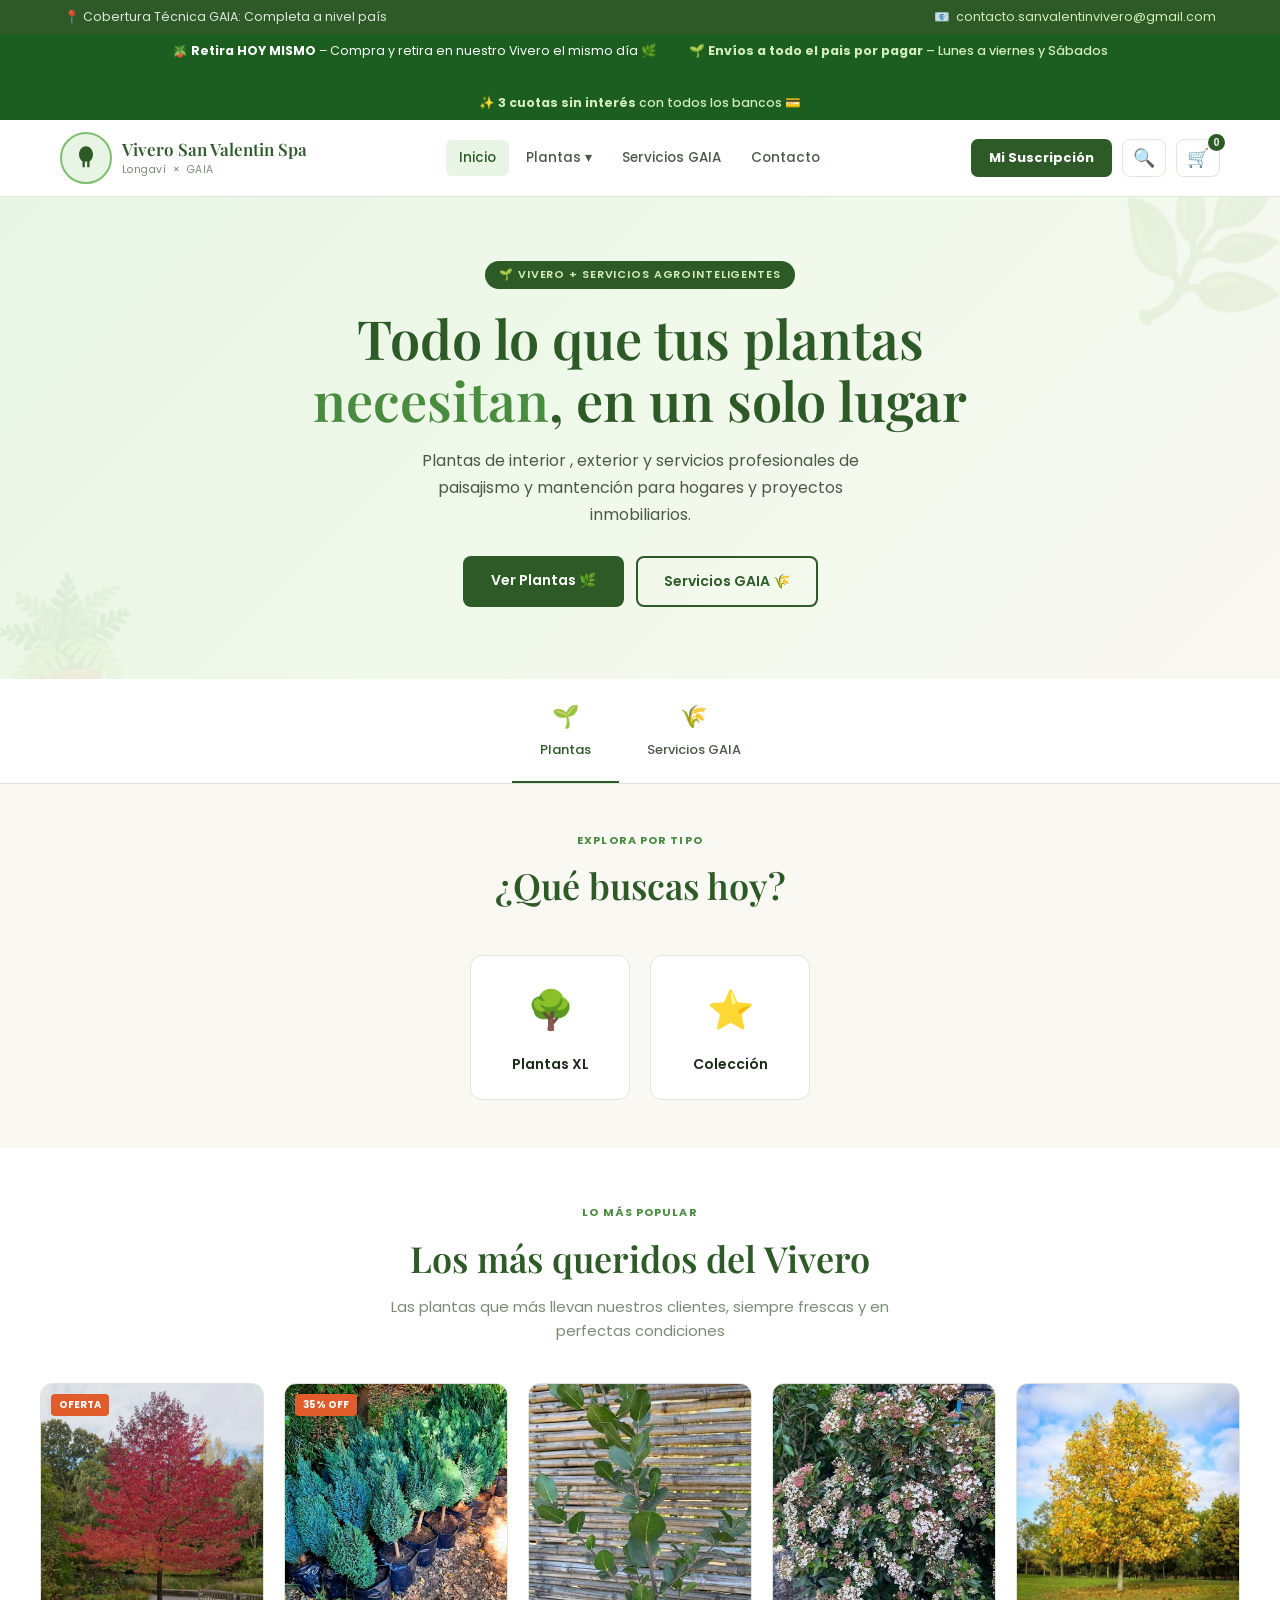
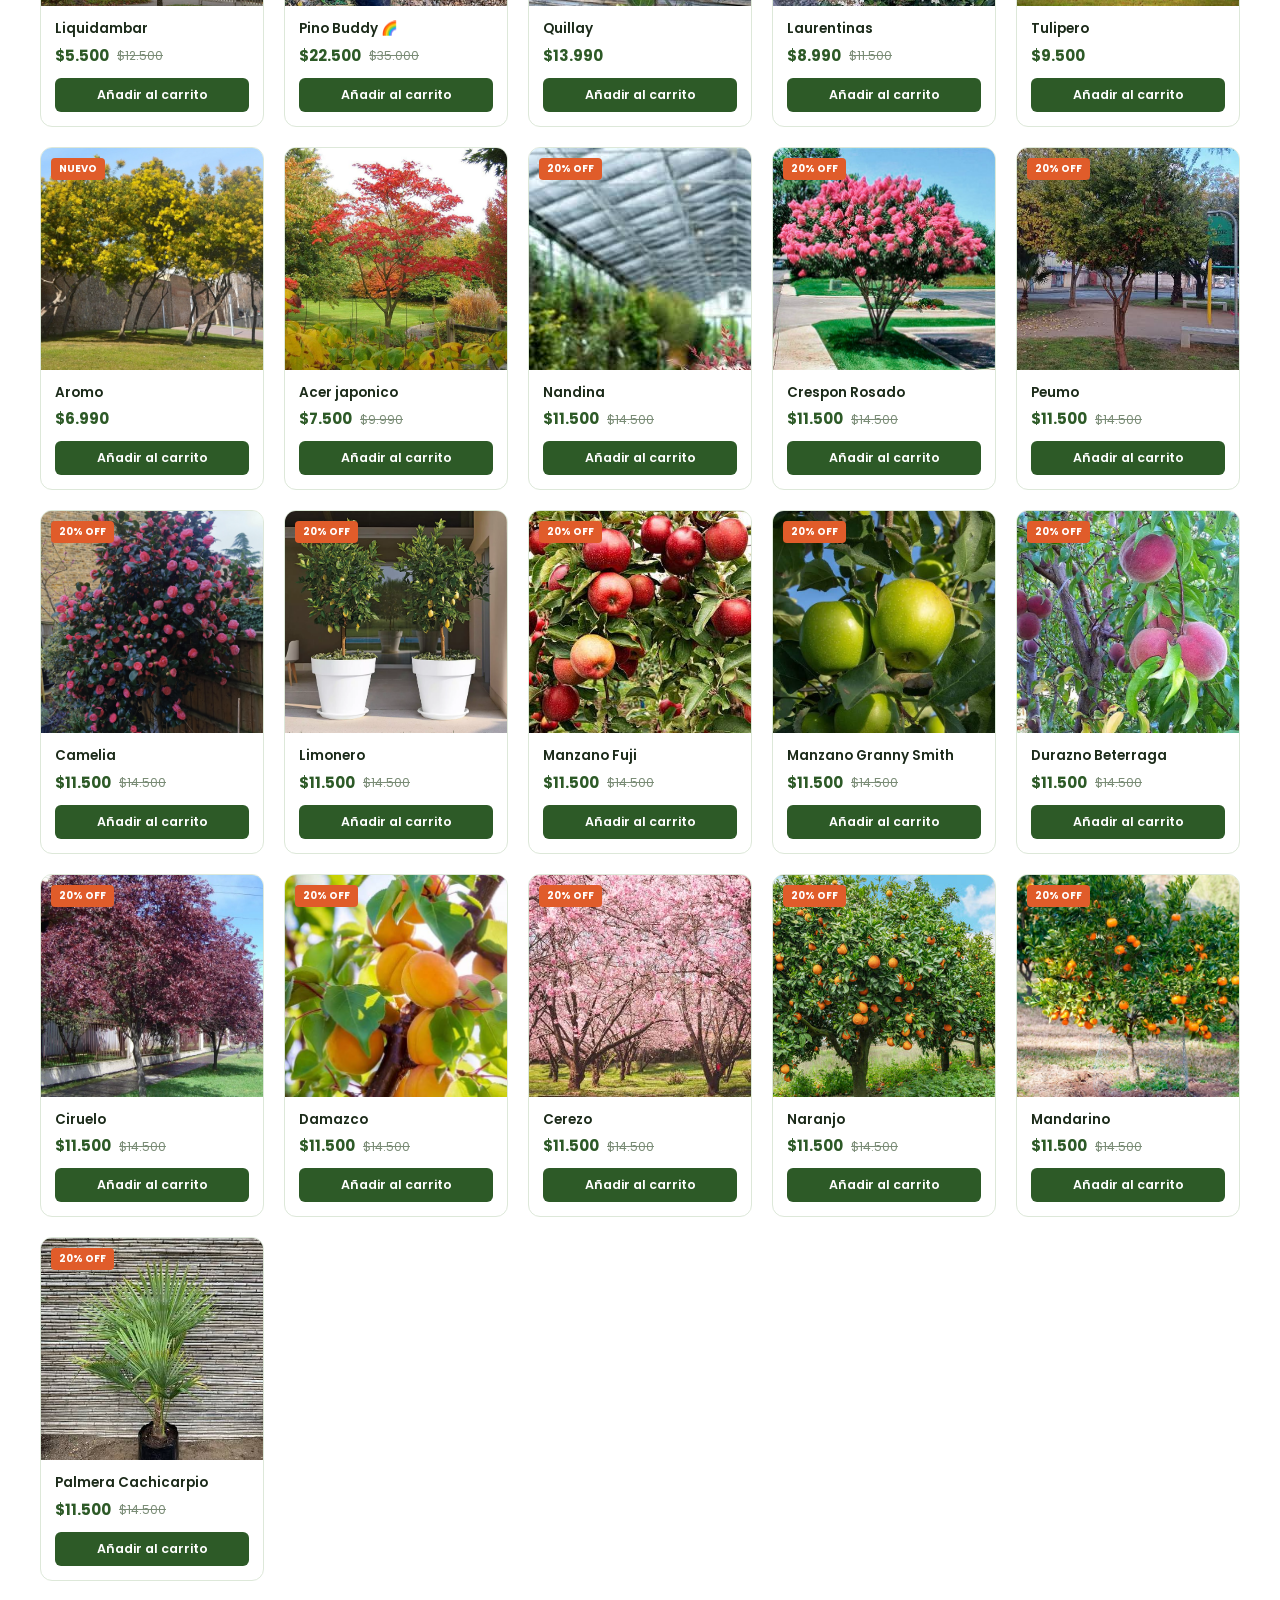
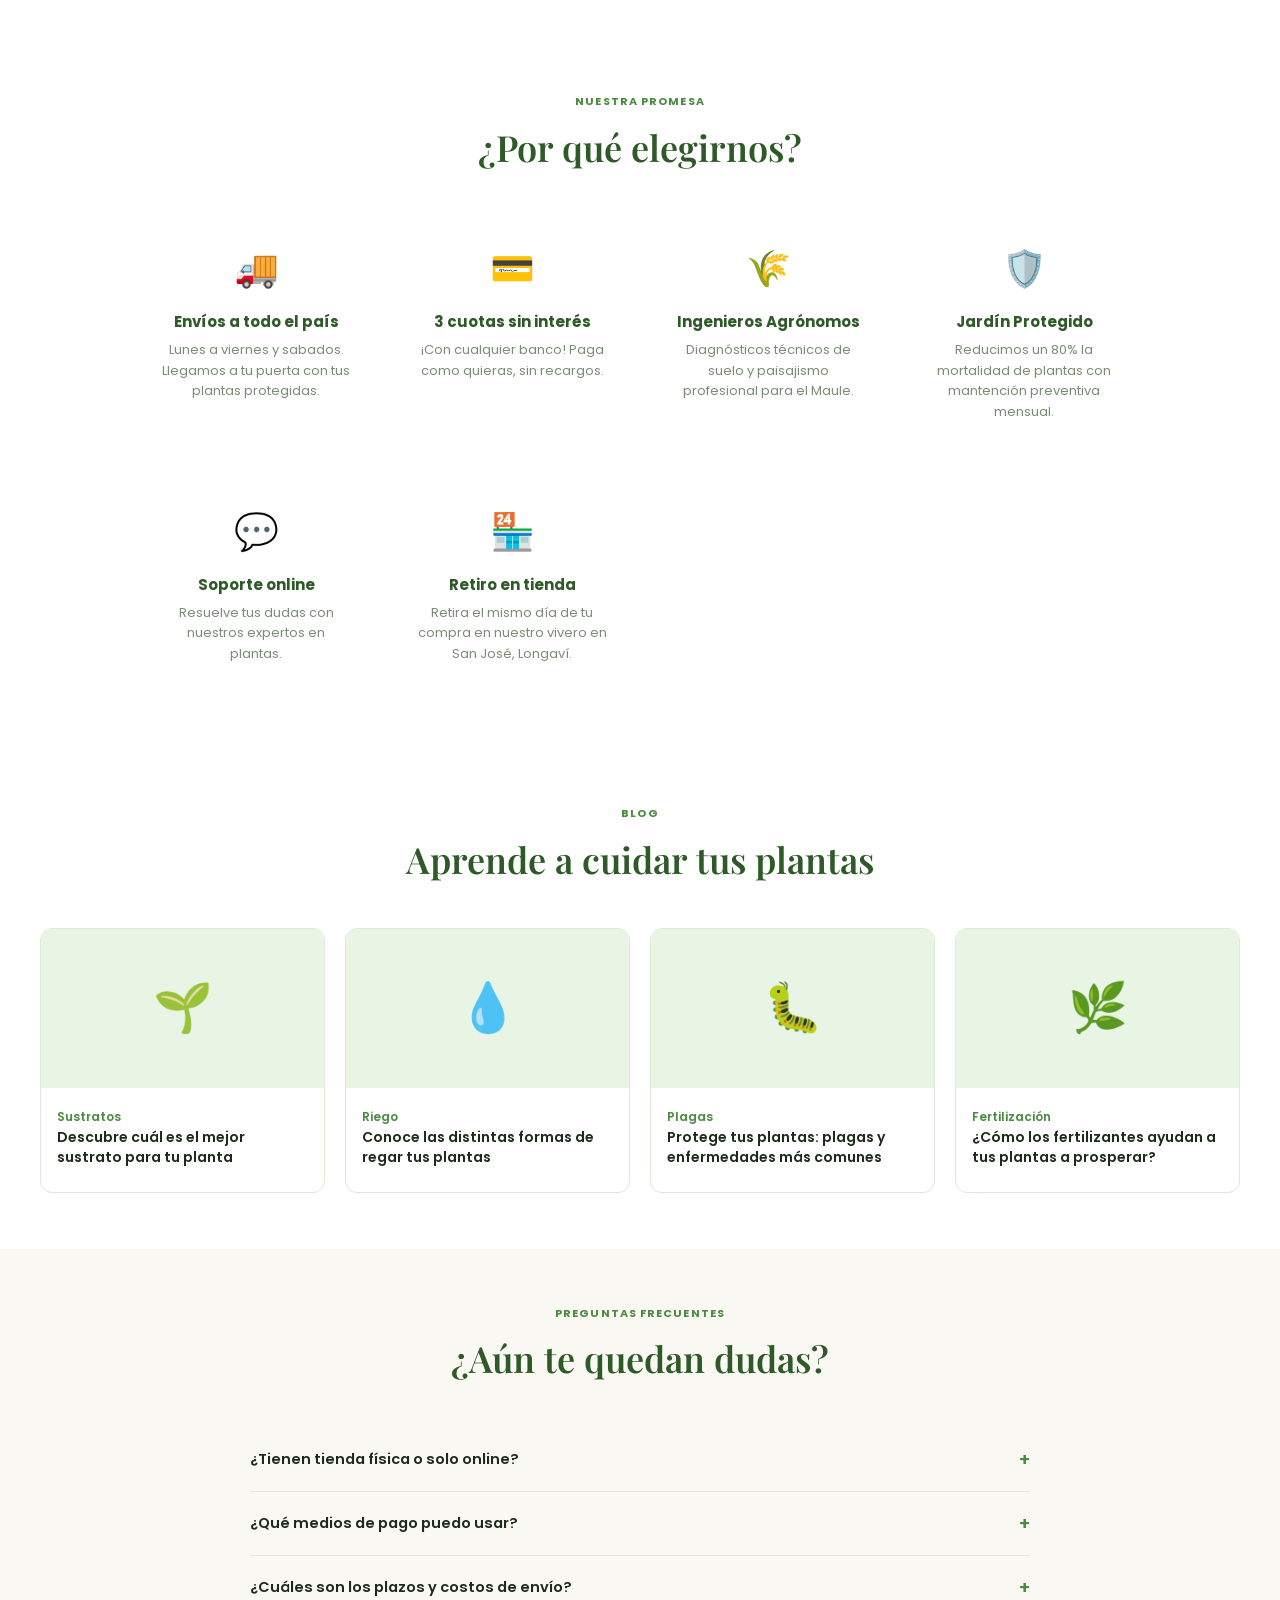
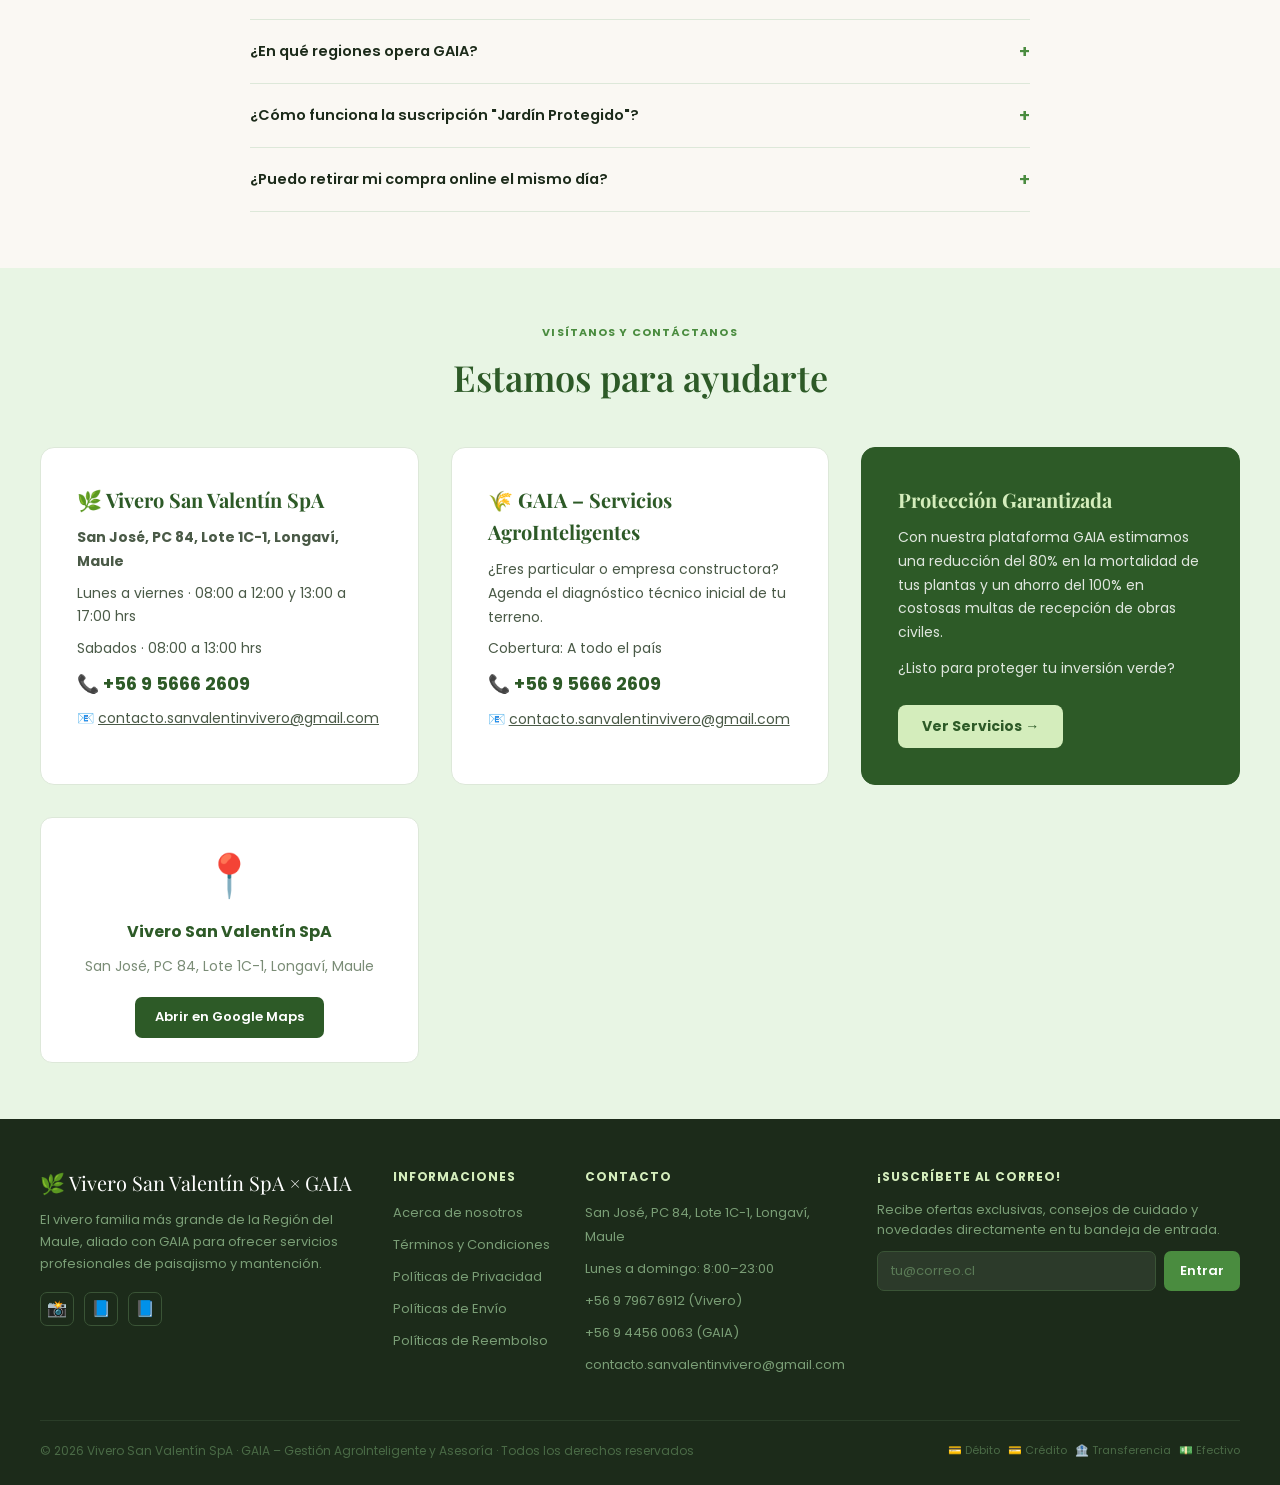
<file: index.html>
<!DOCTYPE html>
<html lang="es">
<head>
  <meta charset="UTF-8">
  <meta name="viewport" content="width=device-width, initial-scale=1.0">
  <title>Vivero San Valentin Spa × GAIA – Plantas & Servicios AgroInteligentes</title>
  <meta name="description" content="Vivero San Valentin Spa, el más grande de Longaví. Plantas y servicios profesionales GAIA para la Región del Maule.">
  <link href="https://fonts.googleapis.com/css2?family=Poppins:wght@300;400;500;600;700&family=Playfair+Display:wght@400;600&display=swap" rel="stylesheet">
  <link rel="stylesheet" href="styles.css">
</head>
<body>

<!-- TOPBAR GAIA -->
<div class="topbar">
  <div class="topbar-container">
    <span>📍 Cobertura Técnica GAIA: Completa a nivel país</span>
    <span>📧 <a href="mailto:contacto.sanvalentinvivero@gmail.com">contacto.sanvalentinvivero@gmail.com</a></span>
  </div>
</div>

<!-- ANNOUNCEMENT BAR VIVERO -->
<div class="announcement-bar">
  <span>🪴 <strong>Retira HOY MISMO</strong> – Compra y retira en nuestro Vivero el mismo día 🌿</span>
  <a href="#">🌱 <strong>Envíos a todo el pais por pagar</strong> – Lunes a viernes y Sábados</a>
  <a href="#">✨ <strong>3 cuotas sin interés</strong> con todos los bancos 💳</a>
</div>

<!-- HEADER -->
<header>
  <div class="header-inner">

    <a class="logo" href="#">
      <div class="logo-icon">
        <svg viewBox="0 0 24 24" xmlns="http://www.w3.org/2000/svg">
          <path d="M12 2C9 2 6 5 6 9c0 2.5 1.2 4.7 3 6.1V20h2v-4.9c.3.06.66.1 1 .1s.7-.04 1-.1V20h2v-4.9c1.8-1.4 3-3.6 3-6.1 0-4-3-7-6-7z"/>
        </svg>
      </div>
      <div class="logo-text">
        <span>Vivero San Valentin Spa</span>
        <small>Longaví &nbsp;×&nbsp; GAIA</small>
      </div>
    </a>

    <nav>
      <ul>
        <li><a href="#" class="active">Inicio</a></li>
        <li class="dropdown">
          <a href="#">Plantas ▾</a>
          <div class="dropdown-menu">
            <a href="#">Fácil Cuidado</a>
            <a href="#">De Colección</a>
            <a href="#">Plantas XL</a>
          </div>
        </li>
        <li><a href="gaia.html">Servicios GAIA</a></li>
        <li><a href="#contacto">Contacto</a></li>
      </ul>
    </nav>

    <div class="header-actions">
      <a href="gaia.html" class="btn-pedido">Mi Suscripción</a>
      <button class="btn-icon" onclick="toggleSearch()" title="Buscar">🔍</button>
      <button class="btn-icon cart-btn" onclick="showToast('Carrito vacío por ahora 🛒')" title="Carrito">
        🛒
        <span class="cart-count">0</span>
      </button>
    </div>

  </div>

  <div class="search-bar" id="searchBar">
    <div class="search-input-wrap">
      <input type="text" placeholder="¿Qué planta o servicio buscas hoy?">
      <button>Buscar</button>
    </div>
  </div>
</header>

<!-- HERO -->
<section class="hero">
  <div class="hero-inner">
    <span class="hero-badge">🌱 Vivero + Servicios AgroInteligentes</span>
    <h1>Todo lo que tus plantas<br><em>necesitan</em>, en un solo lugar</h1>
    <p>Plantas de interior , exterior y servicios profesionales de paisajismo y mantención para hogares y proyectos inmobiliarios.</p>
    <div class="hero-btns">
      <a href="#plantas" class="btn-primary">Ver Plantas 🌿</a>
      <a href="gaia.html" class="btn-outline">Servicios GAIA 🌾</a>
    </div>
  </div>
</section>

<!-- QUICK LINKS -->
<div class="quick-links">
  <div class="quick-links-inner">
    <a href="#plantas" class="quick-link active"><span class="icon">🌱</span>Plantas</a>
    <a href="gaia.html" class="quick-link"><span class="icon">🌾</span>Servicios GAIA</a>
  </div>
</div>

<!-- CATEGORÍAS -->
<section class="categories" id="categorias">
  <div class="section-inner">
    <div class="section-header">
      <span class="eyebrow">Explora por tipo</span>
      <h2>¿Qué buscas hoy?</h2>
    </div>
    <div class="cat-grid">
      <a href="#" class="cat-card"><span class="icon">🌳</span>Plantas XL</a>
      <a href="#" class="cat-card"><span class="icon">⭐</span>Colección</a>
    </div>
  </div>
</section>

<!-- LOS MÁS QUERIDOS -->
<section class="section-plantas" id="plantas">
  <div class="section-inner">
    <div class="section-header">
      <span class="eyebrow">Lo más popular</span>
      <h2>Los más queridos del Vivero</h2>
      <p>Las plantas que más llevan nuestros clientes, siempre frescas y en perfectas condiciones</p>
    </div>

    <!-- ✅ UN SOLO GRID para todos los productos -->
    <div class="product-grid">

      <!-- Producto 1: Liquidambar -->
      <div class="product-card" onclick="addToCart('Liquidambar')">
        <div class="product-img" style="background-image: url('assets/liquidambar.jpg');"><div class="badge-discount">OFERTA</div></div>
        <div class="product-info">
          <div class="product-name">Liquidambar</div>
          <div class="product-price"><span class="price-current">$5.500</span><span class="price-old">$12.500</span></div>
          <button class="btn-add">Añadir al carrito</button>
        </div>
      </div>

      <!-- Producto 2: Pino Buddy -->
      <div class="product-card" onclick="addToCart('Pino Buddy')">
        <div class="product-img" style="background-image: url('assets/pino_buddy.jpg');"><div class="badge-discount">35% OFF</div></div>
        <div class="product-info">
          <div class="product-name">Pino Buddy 🌈</div>
          <div class="product-price"><span class="price-current">$22.500</span><span class="price-old">$35.000</span></div>
          <button class="btn-add">Añadir al carrito</button>
        </div>
      </div>

      <!-- Producto 3: Quillay (✅ ANIDACIÓN CORREGIDA) -->
      <div class="product-card" onclick="addToCart('Quillay')">
        <div class="product-img" style="background-image: url('assets/quillay.jpg');"></div>
        <div class="product-info">
          <div class="product-name">Quillay</div>
          <div class="product-price"><span class="price-current">$13.990</span></div>
          <button class="btn-add">Añadir al carrito</button>
        </div>
      </div>

      <!-- Producto 4: Laurentinas -->
      <div class="product-card" onclick="addToCart('Laurentinas')">
        <div class="product-img" style="background-image: url('assets/laurentina.jpg');"></div>
        <div class="product-info">
          <div class="product-name">Laurentinas</div>
          <div class="product-price"><span class="price-current">$8.990</span><span class="price-old">$11.500</span></div>
          <button class="btn-add">Añadir al carrito</button>
        </div>
      </div>

      <!-- Producto 5: Tulipero -->
      <div class="product-card" onclick="addToCart('Tulipero')">
        <div class="product-img" style="background-image: url('assets/tulipero.jpg');"></div>
        <div class="product-info">
          <div class="product-name">Tulipero</div>
          <div class="product-price"><span class="price-current">$9.500</span></div>
          <button class="btn-add">Añadir al carrito</button>
        </div>
      </div>

      <!-- Producto 6: Aromo -->
      <div class="product-card" onclick="addToCart('Aromo')">
        <div class="product-img" style="background-image: url('assets/aromo.jpg');"><div class="badge-discount">NUEVO</div></div>
        <div class="product-info">
          <div class="product-name">Aromo</div>
          <div class="product-price"><span class="price-current">$6.990</span></div>
          <button class="btn-add">Añadir al carrito</button>
        </div>
      </div>

      <!-- Producto 7: Acer japonico -->
      <div class="product-card" onclick="addToCart('Acer japonico')">
        <div class="product-img" style="background-image: url('assets/acer_japonico.jpg');"></div>
        <div class="product-info">
          <div class="product-name">Acer japonico</div>
          <div class="product-price"><span class="price-current">$7.500</span><span class="price-old">$9.990</span></div>
          <button class="btn-add">Añadir al carrito</button>
        </div>
      </div>

      <!-- Producto 8: Nandina -->
      <div class="product-card" onclick="addToCart('Nandina')">
        <div class="product-img rose-bg" style="background-image: url('assets/nandina.jpg');"><div class="badge-discount">20% OFF</div></div>
        <div class="product-info">
          <div class="product-name">Nandina</div>
          <div class="product-price"><span class="price-current">$11.500</span><span class="price-old">$14.500</span></div>
          <button class="btn-add">Añadir al carrito</button>
        </div>
      </div>

      <!-- Producto 9: Crespon Rosado -->
      <div class="product-card" onclick="addToCart('Crespon Rosado')">
        <div class="product-img" style="background-image: url('assets/crespon_rosado.jpg');"><div class="badge-discount">20% OFF</div></div>
        <div class="product-info">
          <div class="product-name">Crespon Rosado</div>
          <div class="product-price"><span class="price-current">$11.500</span><span class="price-old">$14.500</span></div>
          <button class="btn-add">Añadir al carrito</button>
        </div>
      </div>

      <!-- Producto 10: Peumo -->
      <div class="product-card" onclick="addToCart('Peumo')">
        <div class="product-img" style="background-image: url('assets/peumo.jpg');"><div class="badge-discount">20% OFF</div></div>
        <div class="product-info">
          <div class="product-name">Peumo</div>
          <div class="product-price"><span class="price-current">$11.500</span><span class="price-old">$14.500</span></div>
          <button class="btn-add">Añadir al carrito</button>
        </div>
      </div>

      <!-- Producto 11: Camelia -->
      <div class="product-card" onclick="addToCart('Camelia')">
        <div class="product-img" style="background-image: url('assets/camelia.jpg');"><div class="badge-discount">20% OFF</div></div>
        <div class="product-info">
          <div class="product-name">Camelia</div>
          <div class="product-price"><span class="price-current">$11.500</span><span class="price-old">$14.500</span></div>
          <button class="btn-add">Añadir al carrito</button>
        </div>
      </div>

      <!-- Producto 12: Limonero -->
      <div class="product-card" onclick="addToCart('Limonero')">
        <div class="product-img" style="background-image: url('assets/limonero.jpg');"><div class="badge-discount">20% OFF</div></div>
        <div class="product-info">
          <div class="product-name">Limonero</div>
          <div class="product-price"><span class="price-current">$11.500</span><span class="price-old">$14.500</span></div>
          <button class="btn-add">Añadir al carrito</button>
        </div>
      </div>

      <!-- Producto 13: Manzano Fuji -->
      <div class="product-card" onclick="addToCart('Manzano Fuji')">
        <div class="product-img" style="background-image: url('assets/manzano_fuji.jpg');"><div class="badge-discount">20% OFF</div></div>
        <div class="product-info">
          <div class="product-name">Manzano Fuji</div>
          <div class="product-price"><span class="price-current">$11.500</span><span class="price-old">$14.500</span></div>
          <button class="btn-add">Añadir al carrito</button>
        </div>
      </div>

      <!-- Producto 14: Manzano Granny Smith -->
      <div class="product-card" onclick="addToCart('Manzano Granny Smith')">
        <div class="product-img" style="background-image: url('assets/manzano_granny_smith.jpg');"><div class="badge-discount">20% OFF</div></div>
        <div class="product-info">
          <div class="product-name">Manzano Granny Smith</div>
          <div class="product-price"><span class="price-current">$11.500</span><span class="price-old">$14.500</span></div>
          <button class="btn-add">Añadir al carrito</button>
        </div>
      </div>

      <!-- Producto 15: Durazno Beterraga -->
      <div class="product-card" onclick="addToCart('Durazno Beterraga')">
        <div class="product-img" style="background-image: url('assets/durazno_beterraga.jpg');"><div class="badge-discount">20% OFF</div></div>
        <div class="product-info">
          <div class="product-name">Durazno Beterraga</div>
          <div class="product-price"><span class="price-current">$11.500</span><span class="price-old">$14.500</span></div>
          <button class="btn-add">Añadir al carrito</button>
        </div>
      </div>

      <!-- Producto 16: Ciruelo -->
      <div class="product-card" onclick="addToCart('Ciruelo')">
        <div class="product-img" style="background-image: url('assets/ciruelo.jpg');"><div class="badge-discount">20% OFF</div></div>
        <div class="product-info">
          <div class="product-name">Ciruelo</div>
          <div class="product-price"><span class="price-current">$11.500</span><span class="price-old">$14.500</span></div>
          <button class="btn-add">Añadir al carrito</button>
        </div>
      </div>

      <!-- Producto 17: Damazco -->
      <div class="product-card" onclick="addToCart('Damazco')">
        <div class="product-img" style="background-image: url('assets/damazco.jpg');"><div class="badge-discount">20% OFF</div></div>
        <div class="product-info">
          <div class="product-name">Damazco</div>
          <div class="product-price"><span class="price-current">$11.500</span><span class="price-old">$14.500</span></div>
          <button class="btn-add">Añadir al carrito</button>
        </div>
      </div>

      <!-- Producto 18: Cerezo -->
      <div class="product-card" onclick="addToCart('Cerezo')">
        <div class="product-img" style="background-image: url('assets/cerezo.jpg');"><div class="badge-discount">20% OFF</div></div>
        <div class="product-info">
          <div class="product-name">Cerezo</div>
          <div class="product-price"><span class="price-current">$11.500</span><span class="price-old">$14.500</span></div>
          <button class="btn-add">Añadir al carrito</button>
        </div>
      </div>

      <!-- Producto 19: Naranjo -->
      <div class="product-card" onclick="addToCart('Naranjo')">
        <div class="product-img" style="background-image: url('assets/naranjo.jpg');"><div class="badge-discount">20% OFF</div></div>
        <div class="product-info">
          <div class="product-name">Naranjo</div>
          <div class="product-price"><span class="price-current">$11.500</span><span class="price-old">$14.500</span></div>
          <button class="btn-add">Añadir al carrito</button>
        </div>
      </div>

      <!-- Producto 20: Mandarino -->
      <div class="product-card" onclick="addToCart('Mandarino')">
        <div class="product-img" style="background-image: url('assets/mandarino.jpg');"><div class="badge-discount">20% OFF</div></div>
        <div class="product-info">
          <div class="product-name">Mandarino</div>
          <div class="product-price"><span class="price-current">$11.500</span><span class="price-old">$14.500</span></div>
          <button class="btn-add">Añadir al carrito</button>
        </div>
      </div>

      <!-- Producto 21: Palmera Cachicarpio -->
      <div class="product-card" onclick="addToCart('Palmera Cachicarpio')">
        <div class="product-img" style="background-image: url('assets/palmera.jpg');"><div class="badge-discount">20% OFF</div></div>
        <div class="product-info">
          <div class="product-name">Palmera Cachicarpio</div>
          <div class="product-price"><span class="price-current">$11.500</span><span class="price-old">$14.500</span></div>
          <button class="btn-add">Añadir al carrito</button>
        </div>
      </div>

    </div> <!-- ✅ Cierre Único del product-grid -->
  </div>
</section>

<!-- POR QUÉ NOSOTROS -->
<section class="why-section">
  <div class="section-header" style="margin-bottom:36px">
    <span class="eyebrow">Nuestra promesa</span>
    <h2>¿Por qué elegirnos?</h2>
  </div>
  <div class="why-grid">
    <div class="why-card">
      <span class="why-icon">🚚</span>
      <h3>Envíos a todo el país</h3>
      <p>Lunes a viernes y sabados. Llegamos a tu puerta con tus plantas protegidas.</p>
    </div>
    <div class="why-card">
      <span class="why-icon">💳</span>
      <h3>3 cuotas sin interés</h3>
      <p>¡Con cualquier banco! Paga como quieras, sin recargos.</p>
    </div>
    <div class="why-card">
      <span class="why-icon">🌾</span>
      <h3>Ingenieros Agrónomos</h3>
      <p>Diagnósticos técnicos de suelo y paisajismo profesional para el Maule.</p>
    </div>
    <div class="why-card">
      <span class="why-icon">🛡️</span>
      <h3>Jardín Protegido</h3>
      <p>Reducimos un 80% la mortalidad de plantas con mantención preventiva mensual.</p>
    </div>
    <div class="why-card">
      <span class="why-icon">💬</span>
      <h3>Soporte online</h3>
      <p>Resuelve tus dudas con nuestros expertos en plantas.</p>
    </div>
    <div class="why-card">
      <span class="why-icon">🏪</span>
      <h3>Retiro en tienda</h3>
      <p>Retira el mismo día de tu compra en nuestro vivero en San José, Longaví.</p>
    </div>
  </div>
</section>

<!-- BLOG -->
<section class="blog-section">
  <div class="section-inner">
    <div class="section-header">
      <span class="eyebrow">Blog</span>
      <h2>Aprende a cuidar tus plantas</h2>
    </div>
    <div class="blog-grid">
      <a href="#" class="blog-card">
        <div class="blog-img">🌱</div>
        <div class="blog-body"><span>Sustratos</span><h3>Descubre cuál es el mejor sustrato para tu planta</h3></div>
      </a>
      <a href="#" class="blog-card">
        <div class="blog-img">💧</div>
        <div class="blog-body"><span>Riego</span><h3>Conoce las distintas formas de regar tus plantas</h3></div>
      </a>
      <a href="#" class="blog-card">
        <div class="blog-img">🐛</div>
        <div class="blog-body"><span>Plagas</span><h3>Protege tus plantas: plagas y enfermedades más comunes</h3></div>
      </a>
      <a href="#" class="blog-card">
        <div class="blog-img">🌿</div>
        <div class="blog-body"><span>Fertilización</span><h3>¿Cómo los fertilizantes ayudan a tus plantas a prosperar?</h3></div>
      </a>
    </div>
  </div>
</section>

<!-- FAQ -->
<section class="faq-section">
  <div class="faq-inner">
    <div class="section-header">
      <span class="eyebrow">Preguntas frecuentes</span>
      <h2>¿Aún te quedan dudas?</h2>
    </div>

    <div class="faq-item">
      <button class="faq-q" onclick="toggleFaq(this)">¿Tienen tienda física o solo online? <span class="arrow">+</span></button>
      <div class="faq-a">¡Tenemos ambas! Puedes visitar nuestra tienda en Avenida Los Pajaritos 4499, Maipú, a pasos de la estación Metro Monte Tabor. Atención martes a domingo de 11:00 a 20:00 horas.</div>
    </div>
    <div class="faq-item">
      <button class="faq-q" onclick="toggleFaq(this)">¿Qué medios de pago puedo usar? <span class="arrow">+</span></button>
      <div class="faq-a">Aceptamos efectivo, débito, crédito y transferencias. Ofrecemos 3 cuotas sin interés con cualquier banco.</div>
    </div>
    <div class="faq-item">
      <button class="faq-q" onclick="toggleFaq(this)">¿Cuáles son los plazos y costos de envío? <span class="arrow">+</span></button>
      <div class="faq-a">
        Despacho a todo el pais los días <strong>lunes a viernes</strong> y sábado.<br><br>
        📍 <strong>Tarifa a acordar dependiendo de la distancia</strong>: A todo el país.<br><br>
      </div>
    </div>
    <div class="faq-item">
      <button class="faq-q" onclick="toggleFaq(this)">¿En qué regiones opera GAIA? <span class="arrow">+</span></button>
      <div class="faq-a">GAIA tiene cobertura técnica en todo el pais, para consultas sobre los planes, contáctanos en contacto.sanvalentinvivero@gmail.com</div>
    </div>
    <div class="faq-item">
      <button class="faq-q" onclick="toggleFaq(this)">¿Cómo funciona la suscripción "Jardín Protegido"? <span class="arrow">+</span></button>
      <div class="faq-a">Es un servicio mensual recurrente. Un equipo técnico de GAIA realiza visitas programadas para poda, control fitosanitario y monitoreo de riego. Contáctanos al +56 9 5666 2609 para agendar el diagnóstico initial gratuito.</div>
    </div>
    <div class="faq-item">
      <button class="faq-q" onclick="toggleFaq(this)">¿Puedo retirar mi compra online el mismo día? <span class="arrow">+</span></button>
      <div class="faq-a">¡Sí! Si compras antes del horario de cierre, puedes pasar a retirar tu pedido directamente en nuestro vivero en Maipú sin costo adicional.</div>
    </div>

  </div>
</section>

<!-- CONTACTO COMBINADO -->
<section class="contact-section" id="contacto">
  <div class="section-inner">
    <div class="section-header">
      <span class="eyebrow">Visítanos y contáctanos</span>
      <h2>Estamos para ayudarte</h2>
    </div>
    <div class="contact-grid">

      <div class="contact-box">
        <h3>🌿 Vivero San Valentín SpA</h3>
        <p><strong>San José, PC 84, Lote 1C-1, Longaví, Maule </strong><br></p>
        <p>Lunes a viernes · 08:00 a 12:00 y 13:00 a 17:00 hrs</p>
        <p>Sabados · 08:00 a 13:00 hrs</p>
        <p class="phone">📞 +56 9 5666 2609</p>
        <p style="margin-top:8px">📧 <a href="mailto:contacto.sanvalentinvivero@gmail.com" style="color:inherit">contacto.sanvalentinvivero@gmail.com</a></p>
      </div>

      <div class="contact-box">
        <h3>🌾 GAIA – Servicios AgroInteligentes</h3>
        <p>¿Eres particular o empresa constructora? Agenda el diagnóstico técnico inicial de tu terreno.</p>
        <p>Cobertura: A todo el país</p>
        <p class="phone">📞 +56 9 5666 2609</p>
        <p style="margin-top:8px">📧 <a href="mailto:contacto.sanvalentinvivero@gmail.com" style="color:inherit">contacto.sanvalentinvivero@gmail.com</a></p>
      </div>

      <div class="contact-box dark">
        <h3>Protección Garantizada</h3>
        <p>Con nuestra plataforma GAIA estimamos una reducción del 80% en la mortalidad de tus plantas y un ahorro del 100% en costosas multas de recepción de obras civiles.</p>
        <p style="margin-top:12px">¿Listo para proteger tu inversión verde?</p>
        <a href="servicios-gaia.html" class="btn-light" style="margin-top:16px">Ver Servicios →</a>
      </div>

      <div class="map-placeholder">
        <span class="pin">📍</span>
        <strong>Vivero San Valentín SpA</strong>
        <span>San José, PC 84, Lote 1C-1, Longaví, Maule</span>
        <a href="https://maps.app.goo.gl/bNr6vExh4vFdEDfDA" target="_blank" class="map-link">Abrir en Google Maps</a>
      </div>


        <p><strong></strong><br></p>

    </div>
  </div>
</section>

<!-- FOOTER -->
<footer>
  <div class="footer-inner">
    <div class="footer-grid">

      <div class="footer-brand">
        <div class="brand-name">🌿 Vivero San Valentín SpA × GAIA</div>
        <p>El vivero familia más grande de la Región del Maule, aliado con GAIA para ofrecer servicios profesionales de paisajismo y mantención.</p>
        <div class="footer-social">
          <a href="https://www.instagram.com/sanvalentin_vivero/" title="Instagram">📸</a>
          <a href="https://www.facebook.com/profile.php?id=61579057474777" title="Perfil de Facebook">📘</a>
          <a href="https://www.facebook.com/profile.php?id=61579057474777" title="Página de Facebook">📘</a>
        </div>
      </div>

      <div class="footer-col">
        <h4>Informaciones</h4>
        <ul>
          <li><a href="#">Acerca de nosotros</a></li>
          <li><a href="#">Términos y Condiciones</a></li>
          <li><a href="#">Políticas de Privacidad</a></li>
          <li><a href="#">Políticas de Envío</a></li>
          <li><a href="#">Políticas de Reembolso</a></li>
        </ul>
      </div>

      <div class="footer-col">
        <h4>Contacto</h4>
        <ul>
          <li><a href="https://maps.app.goo.gl/bNr6vExh4vFdEDfDA" target="_blank">San José, PC 84, Lote 1C-1, Longaví, Maule</a></li>
          <li><a href="#">Lunes a domingo: 8:00–23:00</a></li>
          <li><a href="tel:+56979676912">+56 9 7967 6912 (Vivero)</a></li>
          <li><a href="tel:+56956662609">+56 9 4456 0063  (GAIA)</a></li>
          <li><a href="mailto:contacto.sanvalentinvivero@gmail.com">contacto.sanvalentinvivero@gmail.com</a></li>
        </ul>
      </div>

      <div class="footer-col footer-newsletter">
        <h4>¡Suscríbete al correo!</h4>
        <p>Recibe ofertas exclusivas, consejos de cuidado y novedades directamente en tu bandeja de entrada.</p>
        <div class="newsletter-form">
          <input type="email" placeholder="tu@correo.cl">
          <button onclick="showToast('¡Suscrito exitosamente! 🌱')">Entrar</button>
        </div>
      </div>

    </div>
    <div class="footer-bottom">
      <p>© 2026 Vivero San Valentín SpA · GAIA – Gestión AgroInteligente y Asesoría · Todos los derechos reservados</p>
      <div class="pay-icons">
        <span>💳 Débito</span>
        <span>💳 Crédito</span>
        <span>🏦 Transferencia</span>
        <span>💵 Efectivo</span>
      </div>
    </div>
  </div>
</footer>

<!-- TOAST -->
<div class="toast" id="toast"></div>

<script>
  function toggleSearch() {
    const bar = document.getElementById('searchBar');
    bar.classList.toggle('open');
    if (bar.classList.contains('open')) bar.querySelector('input').focus();
  }

  function toggleFaq(btn) {
    const answer = btn.nextElementSibling;
    const isOpen = answer.classList.contains('show');
    document.querySelectorAll('.faq-a').forEach(a => a.classList.remove('show'));
    document.querySelectorAll('.faq-q').forEach(q => q.classList.remove('open'));
    if (!isOpen) { answer.classList.add('show'); btn.classList.add('open'); }
  }

  let cartCount = 0;
  function addToCart(name) {
    cartCount++;
    document.querySelector('.cart-count').textContent = cartCount;
    showToast('¡' + name + ' agregado al carrito! 🛒');
  }

  function showToast(msg) {
    const t = document.getElementById('toast');
    t.textContent = msg;
    t.classList.add('show');
    setTimeout(() => t.classList.remove('show'), 2800);
  }

  document.querySelectorAll('a[href^="#"]').forEach(a => {
    a.addEventListener('click', e => {
      const id = a.getAttribute('href');
      if (id === '#' || id.length <= 1) return;
      const el = document.querySelector(id);
      if (el) { e.preventDefault(); el.scrollIntoView({ behavior: 'smooth', block: 'start' }); }
    });
  });
</script>

</body>
</html>
</file>
<file: styles.css>
/* ============================================================
   VIVERO MIS TESOROS × GAIA — Hoja de estilos integrada
   ============================================================ */

/* VARIABLES */
:root {
  --green-dark:   #2d5a27;
  --green-mid:    #4a8c3f;
  --green-light:  #7dbf6e;
  --green-pale:   #e8f5e4;
  --cream:        #faf8f3;
  --rose:         #c97b8a;
  --rose-pale:    #fdf0f2;
  --text-dark:    #1c2b1a;
  --text-mid:     #4a5a47;
  --text-light:   #7a8c76;
  --border:       #dde8d9;
  --white:        #ffffff;
  --accent:       #e05c2a;
  --bg-light:     #f8f9fa;
}

/* RESET */
* { margin: 0; padding: 0; box-sizing: border-box; }

body {
  font-family: 'Poppins', sans-serif;
  color: var(--text-dark);
  background: var(--white);
  font-size: 15px;
  line-height: 1.6;
}

/* ============================================================
   TOPBAR (GAIA info)
   ============================================================ */
.topbar {
  background-color: var(--green-dark);
  color: rgba(255,255,255,0.85);
  font-size: 12.5px;
  padding: 7px 5%;
}

.topbar-container {
  display: flex;
  justify-content: space-between;
  max-width: 1200px;
  margin: 0 auto;
  flex-wrap: wrap;
  gap: 6px;
}

.topbar-container span { display: flex; align-items: center; gap: 6px; }
.topbar-container a   { color: #d4edbc; text-decoration: none; }
.topbar-container a:hover { text-decoration: underline; }

/* ============================================================
   ANNOUNCEMENT BAR (Vivero)
   ============================================================ */
.announcement-bar {
  background: #1b5e20;
  color: #fff;
  text-align: center;
  padding: 7px 16px;
  font-size: 12.5px;
  display: flex;
  justify-content: center;
  gap: 32px;
  flex-wrap: wrap;
}

.announcement-bar a { color: #d4edbc; text-decoration: none; font-weight: 500; }
.announcement-bar a:hover { text-decoration: underline; }

/* ============================================================
   HEADER / NAVBAR
   ============================================================ */
header {
  background: var(--white);
  border-bottom: 1.5px solid var(--border);
  position: sticky;
  top: 0;
  z-index: 100;
}

.header-inner {
  max-width: 1200px;
  margin: 0 auto;
  padding: 12px 20px;
  display: flex;
  align-items: center;
  gap: 20px;
}

/* Logo */
.logo {
  display: flex;
  align-items: center;
  gap: 10px;
  text-decoration: none;
  flex-shrink: 0;
}

.logo-icon {
  width: 52px; height: 52px;
  background: var(--green-pale);
  border-radius: 50%;
  display: flex; align-items: center; justify-content: center;
  border: 2px solid var(--green-light);
}

.logo-icon svg { width: 28px; height: 28px; fill: var(--green-dark); }

.logo-text { line-height: 1.2; }

.logo-text span {
  display: block;
  font-family: 'Playfair Display', serif;
  font-size: 17px; font-weight: 600;
  color: var(--green-dark);
}

.logo-text small {
  font-size: 10.5px;
  color: var(--text-light);
  letter-spacing: .04em;
}

/* Nav links */
nav { flex: 1; display: flex; justify-content: center; }

nav ul {
  list-style: none;
  display: flex; gap: 4px;
  flex-wrap: wrap; justify-content: center;
}

nav ul li { position: relative; }

nav ul li a {
  display: block;
  padding: 7px 13px;
  font-size: 13.5px;
  color: var(--text-mid);
  text-decoration: none;
  border-radius: 6px;
  font-weight: 500;
  transition: color .2s, background .2s;
  white-space: nowrap;
}

nav ul li a:hover,
nav ul li a.active { color: var(--green-dark); background: var(--green-pale); }
nav ul li a.nav-accent { color: var(--accent); font-weight: 700; }

/* Dropdown */
.dropdown { position: relative; }

.dropdown-menu {
  display: none;
  position: absolute;
  top: calc(100% + 4px); left: 0;
  background: #fff;
  border: 1px solid var(--border);
  border-radius: 10px;
  min-width: 210px;
  padding: 8px 0;
  box-shadow: 0 8px 24px rgba(0,0,0,.09);
  z-index: 200;
}

.dropdown:hover .dropdown-menu { display: block; }

.dropdown-menu a {
  display: block;
  padding: 8px 18px;
  font-size: 13px;
  color: var(--text-mid);
  text-decoration: none;
  transition: background .15s;
}

.dropdown-menu a:hover { background: var(--green-pale); color: var(--green-dark); }

/* Header actions */
.header-actions { display: flex; align-items: center; gap: 10px; flex-shrink: 0; }

.btn-icon {
  background: none;
  border: 1.5px solid var(--border);
  border-radius: 8px;
  padding: 7px 10px;
  cursor: pointer;
  color: var(--text-mid);
  font-size: 18px;
  display: flex; align-items: center;
  transition: border-color .2s, color .2s;
}

.btn-icon:hover { border-color: var(--green-mid); color: var(--green-dark); }

.btn-pedido {
  background-color: var(--green-dark);
  color: var(--white);
  text-decoration: none;
  padding: 9px 18px;
  border-radius: 7px;
  font-weight: 700;
  font-size: 13px;
  transition: background .3s;
  white-space: nowrap;
}

.btn-pedido:hover { background-color: var(--green-mid); }

.cart-btn { position: relative; }

.cart-count {
  position: absolute;
  top: -6px; right: -6px;
  background: var(--green-dark);
  color: #fff;
  font-size: 10px;
  width: 17px; height: 17px;
  border-radius: 50%;
  display: flex; align-items: center; justify-content: center;
  font-weight: 600;
}

/* Search bar */
.search-bar {
  background: var(--white);
  padding: 14px 20px;
  border-bottom: 1px solid var(--border);
  display: none;
}

.search-bar.open { display: block; }

.search-input-wrap {
  max-width: 600px; margin: 0 auto;
  display: flex; gap: 10px;
}

.search-input-wrap input {
  flex: 1;
  border: 1.5px solid var(--border);
  border-radius: 8px;
  padding: 10px 16px;
  font-size: 14px;
  font-family: 'Poppins', sans-serif;
  color: var(--text-dark);
}

.search-input-wrap input:focus { outline: none; border-color: var(--green-mid); }

.search-input-wrap button {
  background: var(--green-dark); color: #fff;
  border: none; border-radius: 8px;
  padding: 10px 18px; font-size: 13px;
  font-weight: 600; cursor: pointer;
}

/* ============================================================
   BUTTONS (shared)
   ============================================================ */
.btn-primary {
  background: var(--green-dark); color: #fff;
  padding: 13px 28px; border-radius: 8px;
  text-decoration: none; font-weight: 600; font-size: 14px;
  transition: background .2s, transform .15s;
  border: none; cursor: pointer; display: inline-block;
}

.btn-primary:hover { background: var(--green-mid); transform: translateY(-1px); }

.btn-outline {
  background: transparent; color: var(--green-dark);
  padding: 12px 26px; border-radius: 8px;
  text-decoration: none; font-weight: 600; font-size: 14px;
  border: 2px solid var(--green-dark);
  transition: background .2s, color .2s;
  display: inline-block;
}

.btn-outline:hover { background: var(--green-dark); color: #fff; }

/* ============================================================
   HERO
   ============================================================ */
.hero {
  background: linear-gradient(135deg, var(--green-pale) 0%, #f0f9ea 50%, var(--cream) 100%);
  padding: 64px 20px 72px;
  text-align: center;
  position: relative; overflow: hidden;
}

.hero::before {
  content: '🌿'; font-size: 140px;
  position: absolute; top: -20px; right: -10px;
  opacity: .08; line-height: 1;
}

.hero::after {
  content: '🪴'; font-size: 120px;
  position: absolute; bottom: -20px; left: -10px;
  opacity: .07; line-height: 1;
}

.hero-inner { max-width: 700px; margin: 0 auto; position: relative; }

.hero-badge {
  display: inline-block;
  background: var(--green-dark); color: #d4edbc;
  font-size: 11px; font-weight: 600;
  letter-spacing: .08em; padding: 5px 14px;
  border-radius: 20px; text-transform: uppercase;
  margin-bottom: 18px;
}

.hero h1 {
  font-family: 'Playfair Display', serif;
  font-size: clamp(32px, 5vw, 54px);
  font-weight: 600; color: var(--green-dark);
  line-height: 1.15; margin-bottom: 16px;
}

.hero h1 em { font-style: normal; color: var(--green-mid); }

.hero p {
  font-size: 16px; color: var(--text-mid);
  max-width: 480px; margin: 0 auto 28px; line-height: 1.7;
}

.hero-btns { display: flex; gap: 12px; justify-content: center; flex-wrap: wrap; }

/* ============================================================
   QUICK LINKS
   ============================================================ */
.quick-links { background: var(--white); border-bottom: 1px solid var(--border); }

.quick-links-inner {
  max-width: 1200px; margin: 0 auto;
  padding: 0 20px;
  display: flex; justify-content: center;
}

.quick-link {
  display: flex; flex-direction: column; align-items: center;
  gap: 6px; padding: 20px 28px;
  text-decoration: none; color: var(--text-mid);
  font-size: 13px; font-weight: 500;
  border-bottom: 2.5px solid transparent;
  transition: color .2s, border-color .2s;
}

.quick-link:hover,
.quick-link.active { color: var(--green-dark); border-bottom-color: var(--green-dark); }
.quick-link span.icon { font-size: 22px; }

/* ============================================================
   SECTION COMMONS
   ============================================================ */
section { padding: 56px 20px; }

.section-inner { max-width: 1200px; margin: 0 auto; }

.section-header { text-align: center; margin-bottom: 40px; }

.section-header h2 {
  font-family: 'Playfair Display', serif;
  font-size: clamp(24px, 3.5vw, 36px);
  font-weight: 600; color: var(--green-dark); margin-bottom: 8px;
}

.section-header p { color: var(--text-light); font-size: 15px; max-width: 500px; margin: 0 auto; }

.eyebrow {
  font-size: 11px; font-weight: 700;
  letter-spacing: .1em; text-transform: uppercase;
  color: var(--green-mid); margin-bottom: 8px; display: block;
}

/* ============================================================
   CATEGORIES
   ============================================================ */
.categories { background: var(--cream); padding: 48px 20px; }

.cat-grid {
  display: flex;             /* Cambiamos de grid a flex */
  justify-content: center;   /* ✨ Esta es la magia que los centra en la pantalla */
  flex-wrap: wrap;           /* Permite que bajen a la siguiente línea en celulares */
  gap: 20px;                 /* Separación entre los cuadros */
  max-width: 1200px; 
  margin: 0 auto;
}

.cat-card {
  min-width: 160px;          /* Forzamos un ancho mínimo para que mantengan su forma de cajita */
  background: var(--white);
  border: 1px solid var(--border);
  border-radius: 12px; 
  padding: 24px 16px;
  text-align: center; 
  text-decoration: none;
  color: var(--text-dark); 
  font-size: 14px; 
  font-weight: 600;
  transition: box-shadow .2s, background .2s, transform .2s;
}

.cat-card:hover { 
  background: var(--green-pale); 
  box-shadow: 0 4px 16px rgba(45,90,39,.1); 
  transform: translateY(-3px);
}

.cat-card .icon { 
  font-size: 38px; 
  margin-bottom: 12px; 
  display: block; 
}
/* ============================================================
   PRODUCT GRID
   ============================================================ */
.section-plantas, .section-sustratos { background: var(--white); padding: 56px 20px; }

.product-grid {
  display: grid;
  grid-template-columns: repeat(auto-fill, minmax(200px, 1fr));
  gap: 20px;
}

.product-card {
  background: var(--white);
  border: 1px solid var(--border);
  border-radius: 12px; overflow: hidden;
  transition: box-shadow .2s, transform .2s; cursor: pointer;
}

.product-card:hover { box-shadow: 0 8px 28px rgba(45,90,39,.12); transform: translateY(-3px); }

.product-img {
  width: 100%; 
  aspect-ratio: 1;
  background: var(--green-pale);
  display: flex; 
  align-items: center; 
  justify-content: center;
  font-size: 56px; 
  position: relative; 
  overflow: hidden;
  
  /* 👇 Estas son las 3 líneas nuevas que ajustan la imagen 👇 */
  background-size: cover;
  background-position: center;
  background-repeat: no-repeat;
}

.product-img.rose-bg  { background: var(--rose-pale); }
.product-img.cream-bg { background: var(--cream); }

.badge-discount {
  position: absolute; top: 10px; left: 10px;
  background: var(--accent); color: #fff;
  font-size: 10px; font-weight: 700;
  padding: 3px 8px; border-radius: 4px;
}

.product-info { padding: 14px; }

.product-name {
  font-size: 13.5px; font-weight: 600;
  color: var(--text-dark); margin-bottom: 6px; line-height: 1.3;
}

.product-price { display: flex; align-items: center; gap: 8px; flex-wrap: wrap; }

.price-current { font-size: 15px; font-weight: 700; color: var(--green-dark); }
.price-old     { font-size: 12px; color: var(--text-light); text-decoration: line-through; }

.btn-add {
  width: 100%; margin-top: 10px;
  background: var(--green-dark); color: #fff;
  border: none; border-radius: 6px;
  padding: 8px; font-size: 12.5px; font-weight: 600;
  cursor: pointer; transition: background .2s;
  font-family: 'Poppins', sans-serif;
}

.btn-add:hover { background: var(--green-mid); }

.sustratos-footer { text-align: center; margin-top: 32px; }

/* ============================================================
   VITALI+ SECTION
   ============================================================ */
.vitali-section { background: var(--green-dark); padding: 64px 20px; }

.vitali-inner {
  max-width: 1200px; margin: 0 auto;
  display: grid; grid-template-columns: 1fr 1fr;
  gap: 48px; align-items: center;
}

.vitali-text h2 {
  font-family: 'Playfair Display', serif;
  font-size: clamp(26px, 3.5vw, 40px);
  color: #d4edbc; margin-bottom: 14px; line-height: 1.2;
}

.vitali-text p { color: #a8d89a; font-size: 15px; line-height: 1.7; margin-bottom: 24px; }
.vitali-eyebrow { color: #a8d89a !important; }

.btn-light {
  background: #d4edbc; color: var(--green-dark);
  padding: 12px 24px; border-radius: 8px;
  text-decoration: none; font-weight: 700; font-size: 14px;
  display: inline-block; transition: background .2s;
}

.btn-light:hover { background: #fff; }

.vitali-products { display: grid; grid-template-columns: 1fr 1fr; gap: 14px; }

.vitali-product {
  background: rgba(255,255,255,.08);
  border: 1px solid rgba(212,237,188,.2);
  border-radius: 10px; padding: 16px; color: #fff;
}

.vp-name  { font-size: 13px; font-weight: 600; margin-bottom: 4px; color: #d4edbc; }
.vp-price { font-size: 14px; font-weight: 700; }
.vp-old   { font-size: 11px; color: #a8d89a; text-decoration: line-through; }

/* ============================================================
   GAIA — SERVICES BANNER
   ============================================================ */
.services-banner {
  background:
    linear-gradient(rgba(27,94,32,.75), rgba(27,94,32,.75)),
    url('https://images.unsplash.com/photo-1596547609652-9cf5d8d76921?auto=format&fit=crop&q=80&w=1200')
    no-repeat center center / cover;
  min-height: 32vh;
  display: flex; align-items: center; justify-content: center;
  text-align: center; color: var(--white); padding: 40px 20px;
}

.banner-overlay h2 {
  font-family: 'Playfair Display', serif;
  font-size: clamp(26px, 4vw, 44px);
  font-weight: 600; margin-bottom: 12px;
}

.banner-overlay p {
  font-size: 16px; max-width: 680px; margin: 0 auto; opacity: .9; line-height: 1.7;
}

/* ============================================================
   GAIA — SERVICE ROWS
   ============================================================ */
.services-wrapper {
  background: var(--bg-light);
  padding: 64px 20px;
}

.services-container {
  max-width: 1200px; margin: 0 auto;
}

.service-row {
  display: flex;
  align-items: center;
  gap: 48px;
  margin-bottom: 72px;
  background: var(--white);
  border: 1px solid var(--border);
  border-radius: 16px;
  overflow: hidden;
  box-shadow: 0 4px 20px rgba(45,90,39,.06);
}

.service-row:last-child { margin-bottom: 0; }

.service-row.reverse { flex-direction: row-reverse; }

.service-image {
  flex: 0 0 42%;
  min-height: 380px;
  background-size: cover;
  background-position: center;
}

.service-info { flex: 1; padding: 40px 36px; }

.service-tag {
  display: inline-block;
  background: var(--green-pale);
  color: var(--green-dark);
  padding: 5px 14px;
  border-radius: 20px;
  font-size: 11px; font-weight: 700;
  letter-spacing: .06em; text-transform: uppercase;
  margin-bottom: 14px;
  border: 1px solid var(--green-light);
}

.service-info h3 {
  font-family: 'Playfair Display', serif;
  font-size: clamp(20px, 2.5vw, 28px);
  color: var(--green-dark);
  margin-bottom: 14px; line-height: 1.3;
}

.service-info p {
  color: var(--text-mid);
  font-size: 14.5px; line-height: 1.75;
  margin-bottom: 12px;
}

.service-list { list-style: none; margin-top: 18px; }

.service-list li {
  margin-bottom: 10px;
  font-size: 14px; font-weight: 600;
  color: var(--text-dark);
  display: flex; align-items: flex-start; gap: 8px;
}

.service-list li::before {
  content: '✓';
  color: var(--green-mid);
  font-weight: 700; flex-shrink: 0;
}

/* ============================================================
   PROMO BANNER (Plantas Rosadas)
   ============================================================ */
.promo-banner {
  background: var(--rose-pale); padding: 40px 20px;
  border-top: 1px solid #f0d4da; border-bottom: 1px solid #f0d4da;
}

.promo-inner {
  max-width: 1200px; margin: 0 auto;
  display: flex; align-items: center;
  justify-content: space-between; gap: 24px; flex-wrap: wrap;
}

.promo-text h2 {
  font-family: 'Playfair Display', serif;
  font-size: 28px; color: #8b3a4a; margin-bottom: 6px;
}

.promo-text p { color: #b05c6b; font-size: 14px; }

.btn-rose {
  background: #c97b8a; color: #fff;
  padding: 12px 24px; border-radius: 8px;
  text-decoration: none; font-weight: 700; font-size: 14px;
  display: inline-block; margin-top: 14px;
  transition: background .2s;
}

.btn-rose:hover { background: #b0677a; }

.promo-products { display: flex; gap: 12px; flex-wrap: wrap; }

.promo-chip {
  background: var(--white); border: 1px solid #f0d4da;
  border-radius: 8px; padding: 10px 16px;
  font-size: 13px; font-weight: 500; color: #8b3a4a;
  text-decoration: none; transition: background .2s;
}

.promo-chip:hover { background: #f5e0e4; }

/* ============================================================
   WHY US
   ============================================================ */
.why-section { background: var(--white); padding: 56px 20px; }

.why-grid {
  max-width: 1000px; margin: 0 auto;
  display: grid; grid-template-columns: repeat(auto-fill, minmax(200px, 1fr));
  gap: 24px; text-align: center;
}

.why-card { padding: 28px 20px; }
.why-icon { font-size: 36px; margin-bottom: 12px; display: block; }
.why-card h3 { font-size: 15px; font-weight: 700; color: var(--green-dark); margin-bottom: 6px; }
.why-card p  { font-size: 13px; color: var(--text-light); line-height: 1.6; }

/* ============================================================
   BLOG
   ============================================================ */
.blog-section { background: var(--white); padding: 56px 20px; }

.blog-grid {
  display: grid;
  grid-template-columns: repeat(auto-fill, minmax(240px, 1fr));
  gap: 20px; max-width: 1200px; margin: 0 auto;
}

.blog-card {
  border: 1px solid var(--border); border-radius: 12px;
  overflow: hidden; text-decoration: none; color: var(--text-dark);
  transition: box-shadow .2s;
}

.blog-card:hover { box-shadow: 0 6px 20px rgba(45,90,39,.1); }

.blog-img {
  width: 100%; aspect-ratio: 16/9;
  background: var(--green-pale);
  display: flex; align-items: center; justify-content: center;
  font-size: 48px;
}

.blog-body { padding: 16px; }
.blog-body h3 { font-size: 14px; font-weight: 600; line-height: 1.4; color: var(--text-dark); margin-bottom: 8px; }
.blog-body span { font-size: 12px; color: var(--green-mid); font-weight: 600; }

/* ============================================================
   FAQ
   ============================================================ */
.faq-section { background: var(--cream); padding: 56px 20px; }
.faq-inner   { max-width: 780px; margin: 0 auto; }

.faq-item { border-bottom: 1px solid var(--border); }

.faq-q {
  width: 100%; background: none; border: none;
  text-align: left; padding: 18px 0;
  font-size: 14.5px; font-weight: 600;
  color: var(--text-dark); cursor: pointer;
  display: flex; justify-content: space-between; align-items: center; gap: 12px;
  font-family: 'Poppins', sans-serif;
}

.faq-q .arrow { font-size: 18px; color: var(--green-mid); transition: transform .3s; flex-shrink: 0; }
.faq-q.open .arrow { transform: rotate(45deg); }

.faq-a {
  font-size: 13.5px; color: var(--text-mid);
  line-height: 1.7; padding-bottom: 16px; display: none;
}

.faq-a.show { display: block; }

/* ============================================================
   CONTACT SECTION (combinado Vivero + GAIA)
   ============================================================ */
.contact-section { background: var(--green-pale); padding: 56px 20px; }

.contact-grid {
  display: grid;
  /* Aumentamos el tamaño mínimo de 280px a 340px para que tengan más espacio */
  grid-template-columns: repeat(auto-fit, minmax(340px, 1fr));
  gap: 32px; /* Aumentamos la separación entre las cajas */
  max-width: 1200px; 
  margin: 0 auto;
}

/* 👇 Agrega este bloque nuevo justo debajo de .contact-grid 👇 */
.contact-box a {
  word-break: break-word; /* Esto obliga al texto largo (como el correo) a bajar de línea sin salirse */
  display: inline-block;
  line-height: 1.4;
}

.contact-box {
  background: var(--white);
  border: 1px solid var(--border);
  border-radius: 14px; padding: 36px;
}

.contact-box.dark {
  background: var(--green-dark); color: var(--white);
  border-color: var(--green-dark);
}

.contact-box h3 {
  font-family: 'Playfair Display', serif;
  font-size: 20px; color: var(--green-dark); margin-bottom: 10px;
}

.contact-box.dark h3 { color: #d4edbc; }

.contact-box p { font-size: 14px; color: var(--text-mid); line-height: 1.7; margin-bottom: 8px; }
.contact-box.dark p { color: rgba(255,255,255,.85); }

.contact-box .phone {
  font-size: 18px !important; font-weight: 700;
  color: var(--green-dark) !important; margin-top: 6px;
}

.contact-box.dark .phone { color: #d4edbc !important; }

.map-placeholder {
  background: var(--white); border-radius: 12px;
  border: 1px solid var(--border);
  min-height: 200px;
  display: flex; flex-direction: column;
  align-items: center; justify-content: center;
  gap: 10px; color: var(--text-light);
  font-size: 14px; text-align: center; padding: 24px;
}

.map-placeholder .pin { font-size: 42px; }
.map-placeholder strong { color: var(--green-dark); font-size: 16px; }
.map-placeholder small  { font-size: 12px; color: var(--text-light); }

.map-link {
  display: inline-block; margin-top: 10px;
  background: var(--green-dark); color: #fff;
  padding: 10px 20px; border-radius: 7px;
  text-decoration: none; font-size: 13px; font-weight: 600;
}

.map-link:hover { background: var(--green-mid); }
.map-link-top { margin-top: 18px; }

/* ============================================================
   FOOTER
   ============================================================ */
footer {
  background: var(--text-dark); color: #a8c4a4;
  padding: 48px 20px 24px;
}

.footer-inner { max-width: 1200px; margin: 0 auto; }

.footer-grid {
  display: grid;
  grid-template-columns: 2fr 1fr 1fr 1.5fr;
  gap: 32px; margin-bottom: 36px;
}

.footer-brand .brand-name {
  font-family: 'Playfair Display', serif;
  font-size: 20px; color: #fff; margin-bottom: 10px;
}

.footer-brand p { font-size: 13px; line-height: 1.7; color: #7a9e76; margin-bottom: 16px; }

.footer-social { display: flex; gap: 10px; }

.footer-social a {
  width: 34px; height: 34px;
  border: 1px solid #3a5436; border-radius: 7px;
  display: flex; align-items: center; justify-content: center;
  color: #a8c4a4; font-size: 16px; text-decoration: none;
  transition: background .2s, color .2s;
}

.footer-social a:hover { background: var(--green-mid); color: #fff; border-color: var(--green-mid); }

.footer-col h4 {
  font-size: 12px; font-weight: 700;
  letter-spacing: .08em; text-transform: uppercase;
  color: #d4edbc; margin-bottom: 14px;
}

.footer-col ul { list-style: none; }
.footer-col ul li { margin-bottom: 8px; }

.footer-col ul li a {
  color: #7a9e76; text-decoration: none;
  font-size: 13px; transition: color .2s;
}

.footer-col ul li a:hover { color: #d4edbc; }

.footer-newsletter p { font-size: 13px; color: #7a9e76; margin-bottom: 12px; line-height: 1.5; }

.newsletter-form { display: flex; gap: 8px; }

.newsletter-form input {
  flex: 1;
  background: rgba(255,255,255,.07);
  border: 1px solid #3a5436; border-radius: 7px;
  padding: 9px 13px; color: #fff;
  font-size: 13px; font-family: 'Poppins', sans-serif;
}

.newsletter-form input::placeholder { color: #5a7a56; }
.newsletter-form input:focus { outline: none; border-color: var(--green-light); }

.newsletter-form button {
  background: var(--green-mid); color: #fff;
  border: none; border-radius: 7px;
  padding: 9px 16px; font-size: 13px; font-weight: 600;
  cursor: pointer; transition: background .2s;
  white-space: nowrap; font-family: 'Poppins', sans-serif;
}

.newsletter-form button:hover { background: var(--green-light); }

.footer-bottom {
  border-top: 1px solid #2a3d28; padding-top: 20px;
  display: flex; justify-content: space-between;
  align-items: center; flex-wrap: wrap; gap: 10px;
}

.footer-bottom p { font-size: 12px; color: #4a6a46; }

.pay-icons { display: flex; gap: 8px; font-size: 11px; color: #4a6a46; }

/* ============================================================
   TOAST
   ============================================================ */
.toast {
  position: fixed; bottom: 24px; right: 24px;
  background: var(--green-dark); color: #d4edbc;
  padding: 12px 20px; border-radius: 10px;
  font-size: 14px; font-weight: 500; z-index: 999;
  transform: translateY(80px); opacity: 0;
  transition: all .35s; pointer-events: none;
}

.toast.show { transform: translateY(0); opacity: 1; }

/* ============================================================
   RESPONSIVE
   ============================================================ */
@media (max-width: 900px) {
  .vitali-inner        { grid-template-columns: 1fr; }
  .footer-grid         { grid-template-columns: 1fr 1fr; }
  .service-row,
  .service-row.reverse { flex-direction: column; }
  .service-image       { min-height: 260px; width: 100%; flex: none; }
  .service-info        { padding: 28px 24px; }
}

@media (max-width: 640px) {
  nav                  { display: none; }
  .hero                { padding: 40px 16px 52px; }
  .quick-links-inner   { overflow-x: auto; }
  .quick-link          { padding: 14px 16px; font-size: 12px; }
  .footer-grid         { grid-template-columns: 1fr; }
  .announcement-bar    { gap: 8px; font-size: 11.5px; }
  .promo-inner         { flex-direction: column; }
  .topbar-container    { flex-direction: column; gap: 2px; font-size: 11.5px; }
}
</file>
